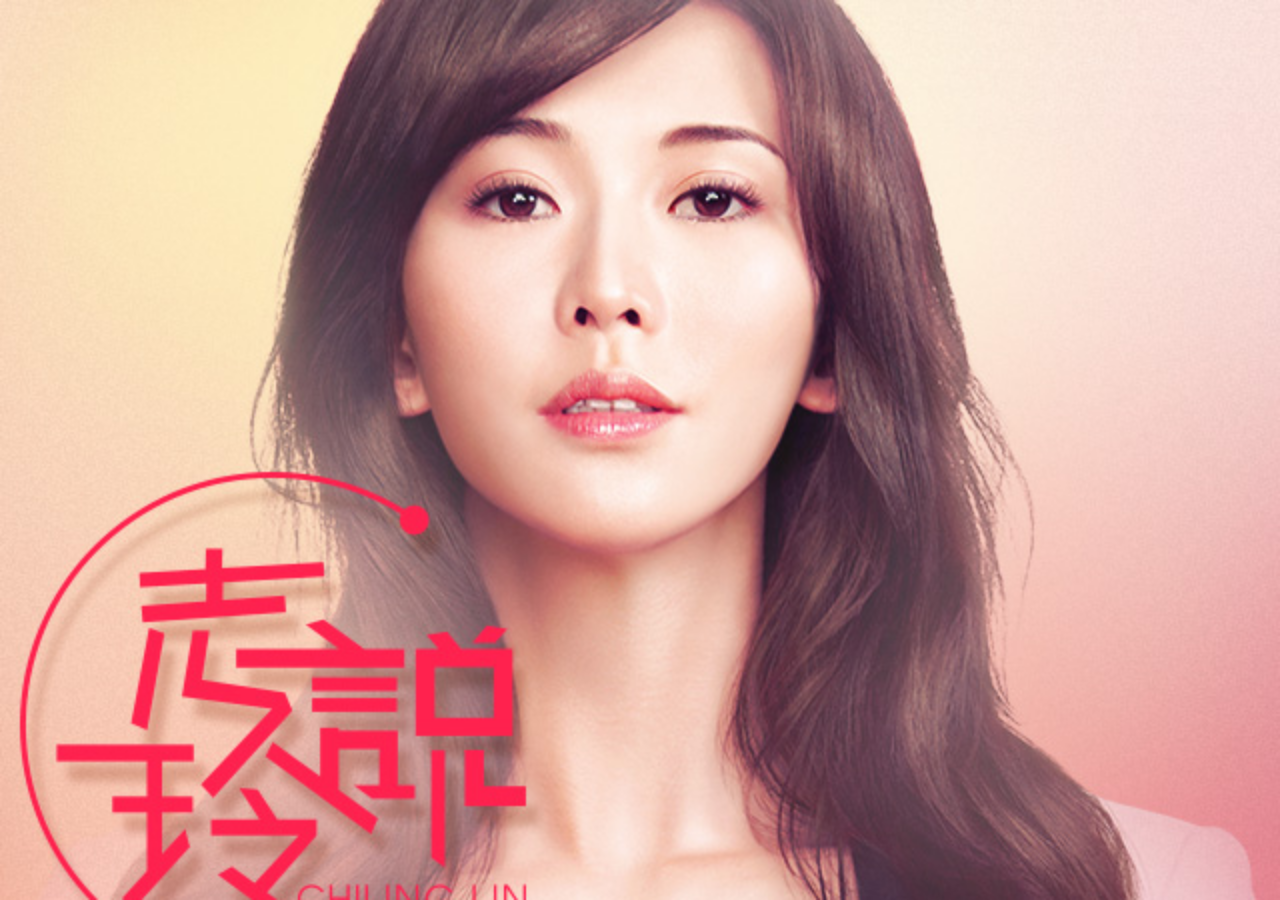
<file: index.html>
<!DOCTYPE html>
<html lang="zh">
<head>
	<meta charset="UTF-8">
	<title>Document</title>
	<meta name="viewport" content="width=device-width, user-scalable=no, initial-scale=1.0, maximum-scale=1.0, minimum-scale=1.0">

	<link rel="stylesheet" type="text/css" href="css/swiper.min.css">
	<link rel="stylesheet" type="text/css" href="css/styles.css">

</head>
<body>
<div class="swiper-container">
	<div class="swiper-wrapper">
		<div class="box1  swiper-slide"></div>	
		<div class="box2  swiper-slide"></div>
		<div class="box3  swiper-slide"></div>
	<div class="box4  swiper-slide"></div>
	<div class="box5  swiper-slide"></div>
	<div class="box6  swiper-slide"></div>
	</div>
</div>

	

<script src="js/swiper.js"></script>	
<script>        
  var mySwiper = new Swiper ('.swiper-container', {
    direction: 'vertical',
    loop: true,
  })        
  </script>
</body>
</html>
</file>
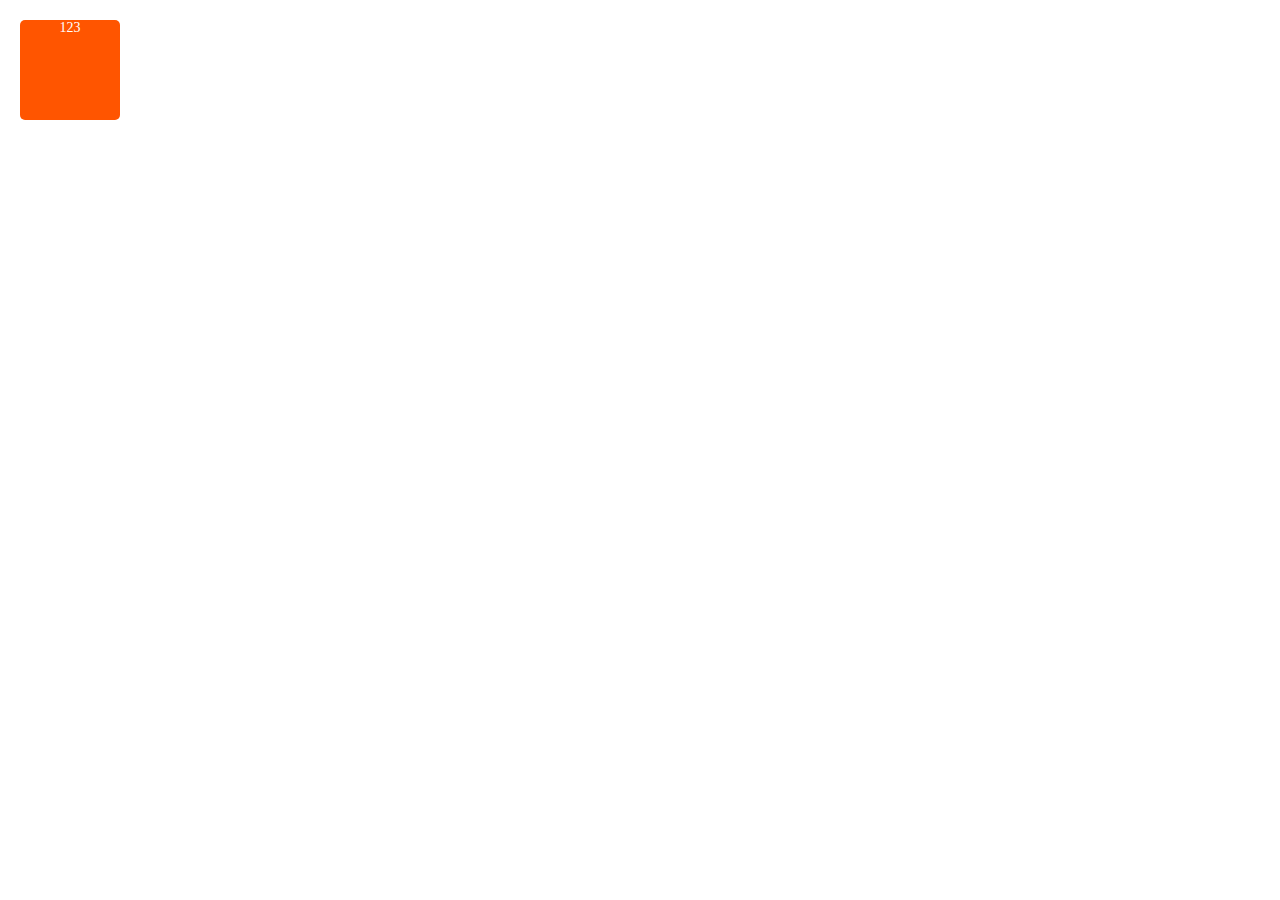
<file: index3.html>
<!DOCTYPE html>
<html lang="zh">
<head>
	<meta charset="UTF-8">
	<title>Document</title>

	<style>
	* {margin: 0;}
	div {
		height: 100px;
		width: 100px;
		margin-top: 20px;
		margin-left: 20px;
		font-size: 14px;
		color: #fff;
		text-align: center;
    background: #f50;
    border-radius: 5px;

   -webkit-animation: mymove 3s 3s infinite ;
   -o-animation: mymove 3s 3s infinite ;
   animation: mymove 3s 3s infinite ;

	}

	@keyframes mymove {
		0%{
      -webkit-transform: translateX(0) rotate(0deg);
      -ms-transform: translateX(0) rotate(0deg);
      -o-transform: translateX(0) rotate(0deg);
      transform: translateX(0) rotate(0deg);
			}
				10%{
      -webkit-transform: translateX(0) rotate(20deg);
      -ms-transform: translateX(0) rotate(20deg);
      -o-transform: translateX(0) rotate(20deg);
      transform: translateX(0) rotate(20deg);
			}
		30% {
			  -webkit-transform: translateX(300px) rotate(20deg);
      -ms-transform: translateX(300px) rotate(20deg);
      -o-transform: translateX(300px) rotate(20deg);
      transform: translateX(300px) rotate(20deg);
      
		} 
		50% {
			  -webkit-transform: translateX(600px) rotate(20deg);
      -ms-transform: translateX(600px) rotate(20deg);
      -o-transform: translateX(600px) rotate(20deg);
      transform: translateX(600px) rotate(20deg);
     background: #ff0;
		} 
				90% {
			  -webkit-transform: translateX(900px) rotate(20deg);
      -ms-transform: translateX(900px) rotate(20deg);
      -o-transform: translateX(900px) rotate(20deg);
      transform: translateX(900px) rotate(20deg);
      background: #f50;
		} 
    		100% {
			  -webkit-transform: translateX(0) rotate(-360deg);
      -ms-transform: translateX(0) rotate(-360deg);
      -o-transform: translateX(0) rotate(-360deg);
      transform: translateX(0) rotate(-360deg);
      background: #ff0;
		} 
	}
	</style>
</head>
<body>
	<div class="box">
	123
	</div>
</body>
</html>
</file>
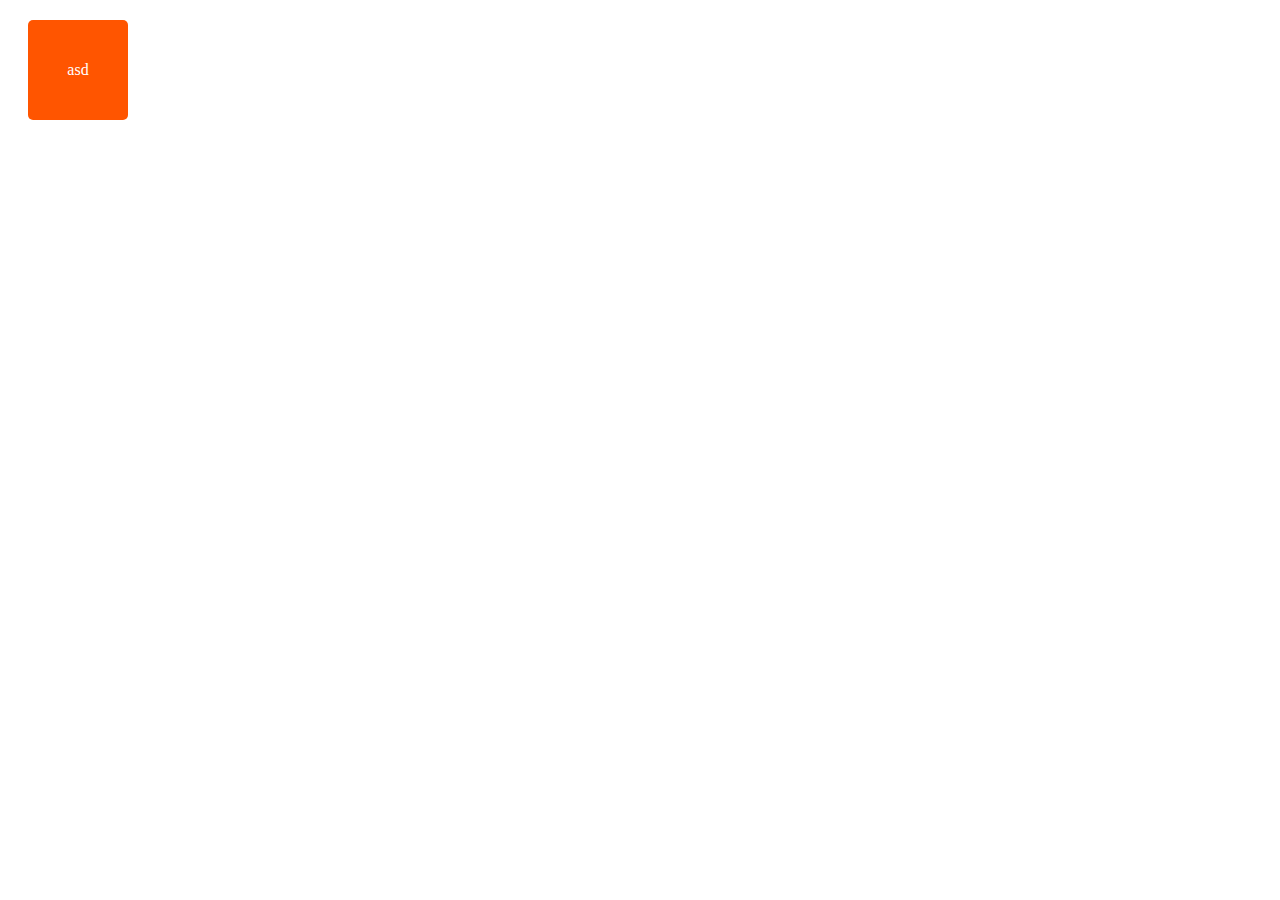
<file: index４.html>
<!DOCTYPE html>
<html lang="zh">
<head>
	<meta charset="UTF-8">
	<title>Document</title>
<style>
	div {
		width: 100px;
		height: 100px;
		line-height: 100px;
		vertical-align: middle;
    margin: 20px;
    text-align: center;
     color: #fff;
	  background: #f50;
	  border-radius: 5px;

	  -webkit-transition: all 1s;
	  -o-transition: all 1s;
	  transition: all 1s;
	}

	div:hover {
		-webkit-transform: rotate3d(0,1,1,60deg);
		-ms-transform: rotate3d(0,1,1,60deg);
		-o-transform: rotate3d(0,1,1,60deg);
		transform: rotate3d(0,1,1,60deg);
	}
</style>

</head>


<body>
	<div>
		asd 
	</div>

</body>
</html>
</file>
<file: css/styles.css>
@charset="UTF-8";
body { margin: 0; }


.swiper-container {
	position: absolute;
	width: 100%;
	height: 100%;
}

.box1 { 
 background:url(../images/ZLimages/zhiling1.jpg);
}
.box2 {
  background:url(../images/ZLimages/zhiling2.jpg);
}
.box3 {
  background:url(../images/ZLimages/zhiling3.jpg);
}
.box4 {
  background:url(../images/ZLimages/zhiling4.jpg);
}
.box5 {
  background:url(../images/ZLimages/zhiling5.jpg);
}
.box6 {
  background:url(../images/ZLimages/zhiling6.jpg);
}


.box1, .box2, .box3, .box4, .box5, .box6 { 
 background-position: center 0;
 -webkit-background-size:cover ;
	background-size:cover ;
}
</file>
